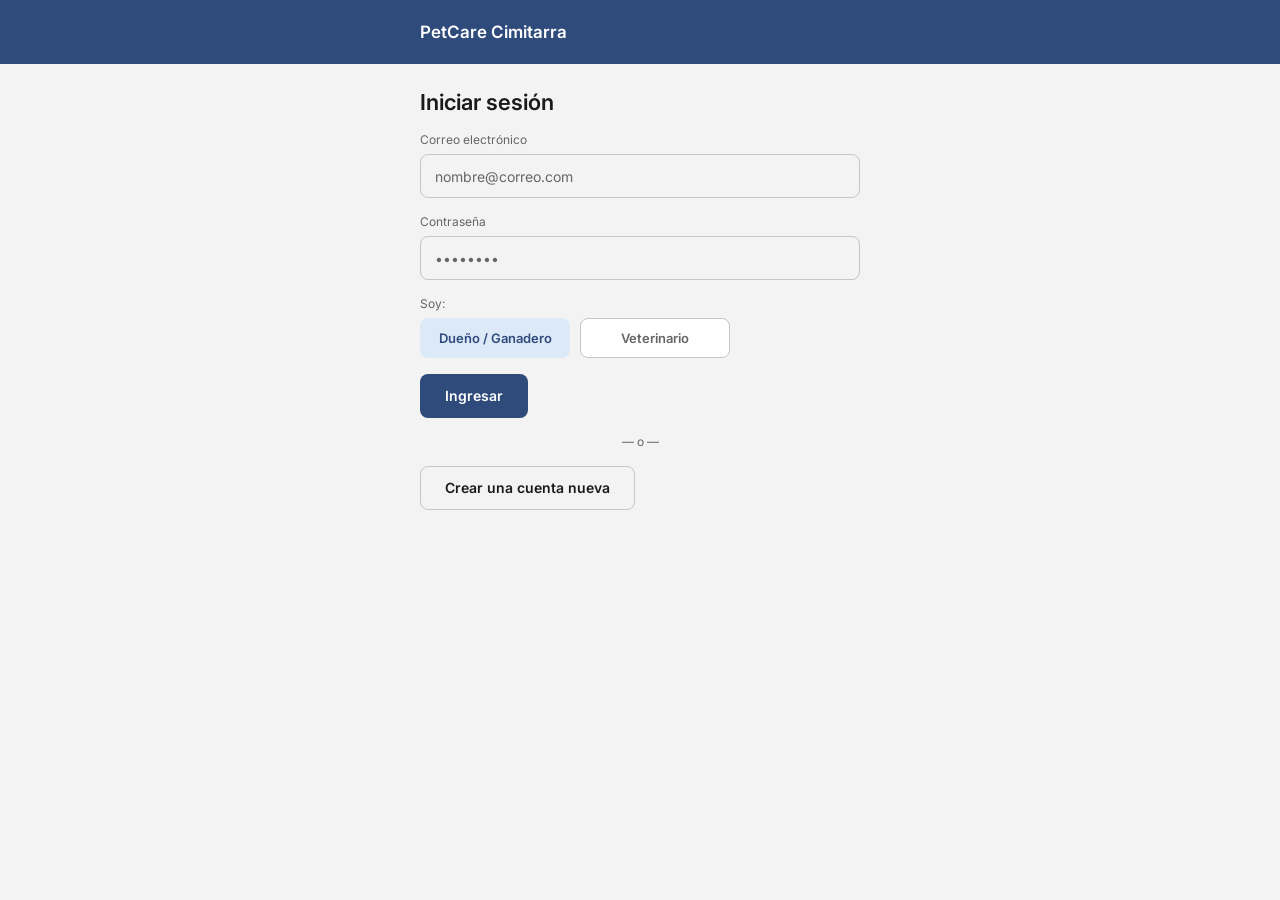
<file: index.html>
<!DOCTYPE html>
<html lang="es">
<head>
  <meta charset="utf-8">
  <meta name="viewport" content="width=device-width, initial-scale=1">
  <meta name="theme-color" content="#2F4B7C">
  <meta name="description" content="Ingresa a PetCare Cimitarra para publicar solicitudes de atención veterinaria y consultar el historial de tus animales.">
  <title>Iniciar sesión · PetCare Cimitarra</title>
  <link rel="preconnect" href="https://fonts.googleapis.com">
  <link rel="preconnect" href="https://fonts.gstatic.com" crossorigin>
  <link rel="stylesheet" href="https://fonts.googleapis.com/css2?family=Inter:wght@400;600;700&amp;display=swap">
  <link rel="stylesheet" href="css/styles.css">
</head>
<body>
  <a class="skip-link" href="#contenido">Saltar al contenido</a>

  <header class="navbar">
    <div class="navbar__inner">
      <h1 class="navbar__title">PetCare Cimitarra</h1>
    </div>
  </header>

  <main id="contenido" class="container">
    <form class="form" action="panel.html" method="get" data-role-form novalidate>
      <h2 class="title-h2">Iniciar sesión</h2>

      <div class="field">
        <label class="field__label" for="correo">Correo electrónico</label>
        <input class="input" id="correo" type="email" placeholder="nombre@correo.com" autocomplete="email" inputmode="email">
      </div>

      <div class="field">
        <label class="field__label" for="clave">Contraseña</label>
        <input class="input" id="clave" type="password" placeholder="••••••••" autocomplete="current-password">
      </div>

      <fieldset class="field">
        <legend class="field__label">Soy:</legend>
        <div class="chips">
          <label class="chip">
            <input class="chip__input" type="radio" name="rol" value="dueno" checked>
            <span class="chip__label">Dueño / Ganadero</span>
          </label>
          <label class="chip">
            <input class="chip__input" type="radio" name="rol" value="veterinario">
            <span class="chip__label">Veterinario</span>
          </label>
        </div>
      </fieldset>

      <div><button class="btn btn--primary" type="submit">Ingresar</button></div>

      <p class="divider" aria-hidden="true">— o —</p>

      <div><a class="btn btn--secondary" href="registro.html">Crear una cuenta nueva</a></div>
    </form>
  </main>

  <script src="js/role-redirect.js" defer></script>
</body>
</html>
</file>
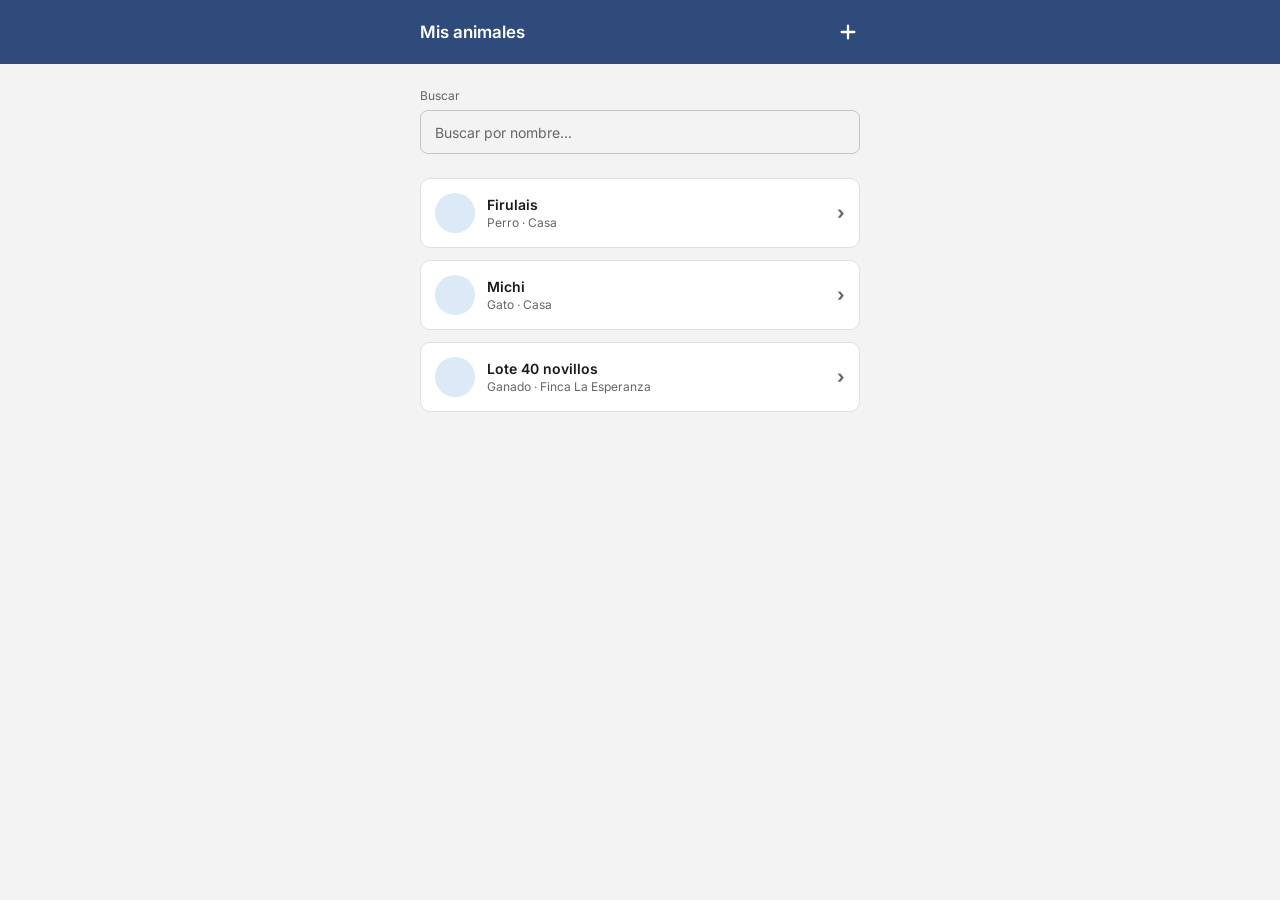
<file: animales.html>
<!DOCTYPE html>
<html lang="es">
<head>
  <meta charset="utf-8">
  <meta name="viewport" content="width=device-width, initial-scale=1">
  <meta name="theme-color" content="#2F4B7C">
  <meta name="description" content="Consulta y busca tus mascotas y lotes de ganado registrados.">
  <title>Mis animales · PetCare Cimitarra</title>
  <link rel="preconnect" href="https://fonts.googleapis.com">
  <link rel="preconnect" href="https://fonts.gstatic.com" crossorigin>
  <link rel="stylesheet" href="https://fonts.googleapis.com/css2?family=Inter:wght@400;600;700&amp;display=swap">
  <link rel="stylesheet" href="css/styles.css">
</head>
<body>
  <a class="skip-link" href="#contenido">Saltar al contenido</a>

  <header class="navbar">
    <div class="navbar__inner">
      <h1 class="navbar__title">Mis animales</h1>
      <button class="navbar__action" type="button" aria-label="Agregar animal"><svg width="22" height="22" viewBox="0 0 24 24" fill="none" stroke="currentColor" stroke-width="2.5" stroke-linecap="round" aria-hidden="true"><path d="M12 5v14M5 12h14"/></svg></button>
    </div>
  </header>

  <main id="contenido" class="container">
    <div class="stack stack--lg">
      <form class="field" role="search" action="animales.html" method="get">
        <label class="field__label" for="buscar">Buscar</label>
        <input class="input" id="buscar" name="q" type="search" placeholder="Buscar por nombre..." autocomplete="off">
        <button class="sr-only" type="submit">Buscar</button>
      </form>

      <ul class="card-list">
        <li>
          <a class="card card--link" href="historial.html">
            <span class="avatar avatar--sm" aria-hidden="true"></span>
            <span class="animal__info">
              <span class="animal__name">Firulais</span>
              <span class="animal__meta">Perro · Casa</span>
            </span>
            <span class="chevron" aria-hidden="true">›</span>
          </a>
        </li>
        <li>
          <a class="card card--link" href="historial.html">
            <span class="avatar avatar--sm" aria-hidden="true"></span>
            <span class="animal__info">
              <span class="animal__name">Michi</span>
              <span class="animal__meta">Gato · Casa</span>
            </span>
            <span class="chevron" aria-hidden="true">›</span>
          </a>
        </li>
        <li>
          <a class="card card--link" href="historial.html">
            <span class="avatar avatar--sm" aria-hidden="true"></span>
            <span class="animal__info">
              <span class="animal__name">Lote 40 novillos</span>
              <span class="animal__meta">Ganado · Finca La Esperanza</span>
            </span>
            <span class="chevron" aria-hidden="true">›</span>
          </a>
        </li>
      </ul>
    </div>
  </main>
</body>
</html>
</file>
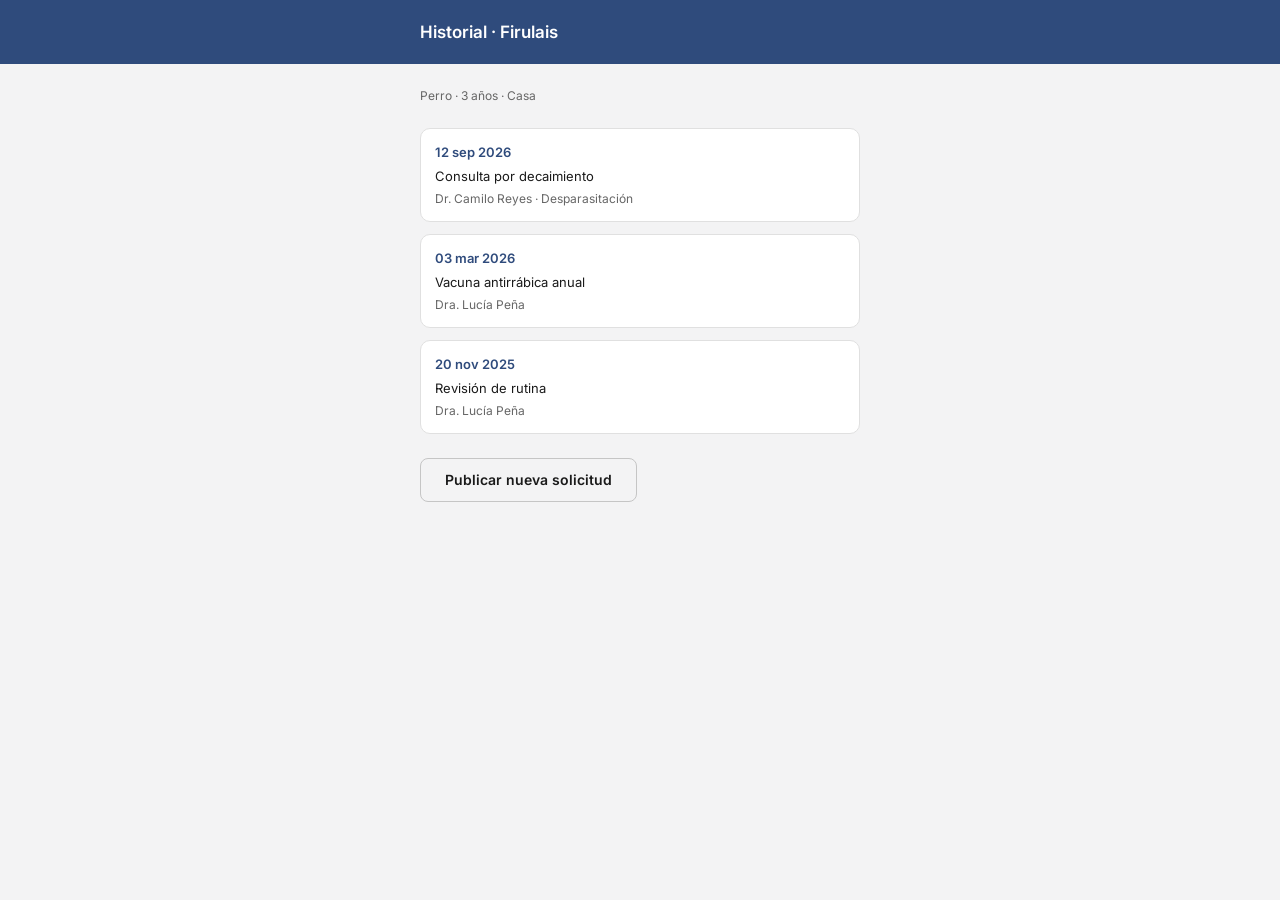
<file: historial.html>
<!DOCTYPE html>
<html lang="es">
<head>
  <meta charset="utf-8">
  <meta name="viewport" content="width=device-width, initial-scale=1">
  <meta name="theme-color" content="#2F4B7C">
  <meta name="description" content="Atenciones veterinarias registradas para tu animal, de la más reciente a la más antigua.">
  <title>Historial del animal · PetCare Cimitarra</title>
  <link rel="preconnect" href="https://fonts.googleapis.com">
  <link rel="preconnect" href="https://fonts.gstatic.com" crossorigin>
  <link rel="stylesheet" href="https://fonts.googleapis.com/css2?family=Inter:wght@400;600;700&amp;display=swap">
  <link rel="stylesheet" href="css/styles.css">
</head>
<body>
  <a class="skip-link" href="#contenido">Saltar al contenido</a>

  <header class="navbar">
    <div class="navbar__inner">
      <h1 class="navbar__title">Historial · Firulais</h1>
    </div>
  </header>

  <main id="contenido" class="container">
    <div class="stack stack--lg">
      <p class="caption">Perro · 3 años · Casa</p>

      <ol class="card-list">
        <li class="card card--stack">
          <time class="card__date" datetime="2026-09-12">12 sep 2026</time>
          <p class="card__text">Consulta por decaimiento</p>
          <p class="card__meta">Dr. Camilo Reyes · Desparasitación</p>
        </li>
        <li class="card card--stack">
          <time class="card__date" datetime="2026-03-03">03 mar 2026</time>
          <p class="card__text">Vacuna antirrábica anual</p>
          <p class="card__meta">Dra. Lucía Peña</p>
        </li>
        <li class="card card--stack">
          <time class="card__date" datetime="2025-11-20">20 nov 2025</time>
          <p class="card__text">Revisión de rutina</p>
          <p class="card__meta">Dra. Lucía Peña</p>
        </li>
      </ol>

      <div><a class="btn btn--secondary" href="nueva-solicitud.html">Publicar nueva solicitud</a></div>
    </div>
  </main>
</body>
</html>
</file>
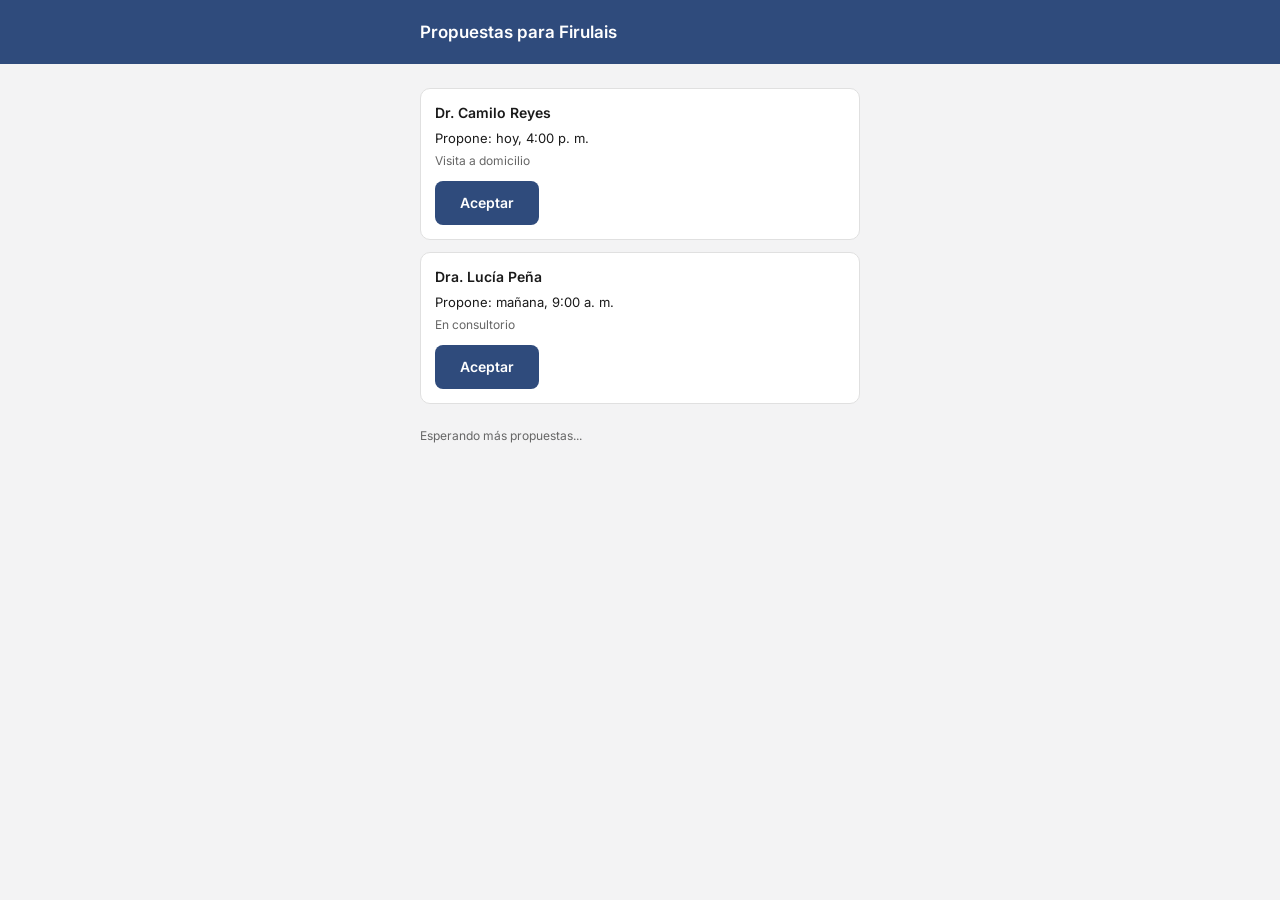
<file: mis-solicitudes.html>
<!DOCTYPE html>
<html lang="es">
<head>
  <meta charset="utf-8">
  <meta name="viewport" content="width=device-width, initial-scale=1">
  <meta name="theme-color" content="#2F4B7C">
  <meta name="description" content="Revisa las propuestas de los veterinarios para la solicitud de tu animal y acepta la que más te convenga.">
  <title>Propuestas recibidas · PetCare Cimitarra</title>
  <link rel="preconnect" href="https://fonts.googleapis.com">
  <link rel="preconnect" href="https://fonts.gstatic.com" crossorigin>
  <link rel="stylesheet" href="https://fonts.googleapis.com/css2?family=Inter:wght@400;600;700&amp;display=swap">
  <link rel="stylesheet" href="css/styles.css">
</head>
<body>
  <a class="skip-link" href="#contenido">Saltar al contenido</a>

  <header class="navbar">
    <div class="navbar__inner">
      <h1 class="navbar__title">Propuestas para Firulais</h1>
    </div>
  </header>

  <main id="contenido" class="container">
    <div class="stack stack--lg">
      <ul class="card-list">
        <li>
          <article class="card card--stack">
            <h2 class="card__title">Dr. Camilo Reyes</h2>
            <p class="card__text">Propone: hoy, 4:00 p. m.</p>
            <p class="card__meta">Visita a domicilio</p>
            <a class="btn btn--primary" href="historial.html" aria-label="Aceptar la propuesta de Dr. Camilo Reyes">Aceptar</a>
          </article>
        </li>
        <li>
          <article class="card card--stack">
            <h2 class="card__title">Dra. Lucía Peña</h2>
            <p class="card__text">Propone: mañana, 9:00 a. m.</p>
            <p class="card__meta">En consultorio</p>
            <a class="btn btn--primary" href="historial.html" aria-label="Aceptar la propuesta de Dra. Lucía Peña">Aceptar</a>
          </article>
        </li>
      </ul>
      <p class="caption">Esperando más propuestas...</p>
    </div>
  </main>
</body>
</html>
</file>
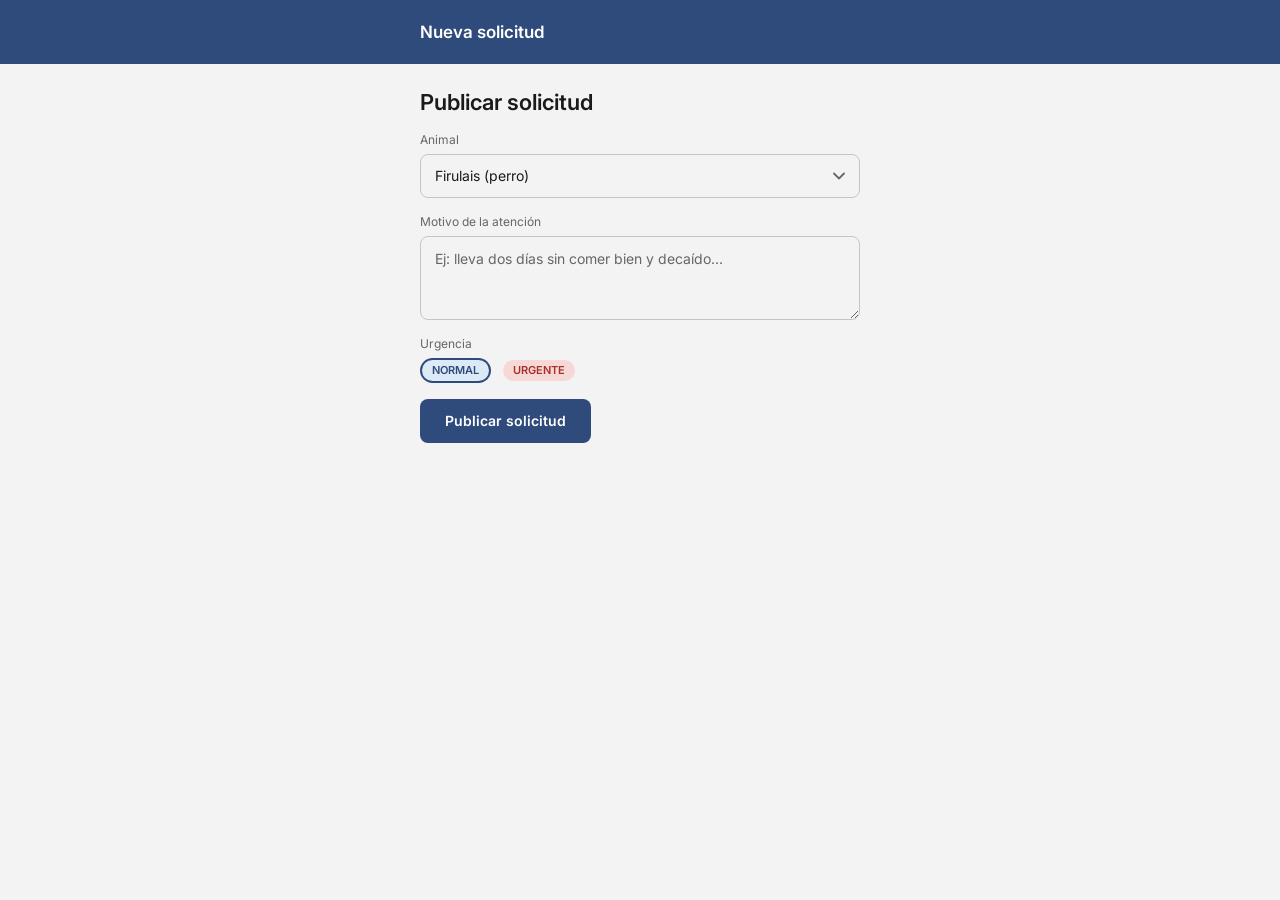
<file: nueva-solicitud.html>
<!DOCTYPE html>
<html lang="es">
<head>
  <meta charset="utf-8">
  <meta name="viewport" content="width=device-width, initial-scale=1">
  <meta name="theme-color" content="#2F4B7C">
  <meta name="description" content="Publica la situación de tu animal para que los veterinarios te propongan una fecha de atención.">
  <title>Nueva solicitud · PetCare Cimitarra</title>
  <link rel="preconnect" href="https://fonts.googleapis.com">
  <link rel="preconnect" href="https://fonts.gstatic.com" crossorigin>
  <link rel="stylesheet" href="https://fonts.googleapis.com/css2?family=Inter:wght@400;600;700&amp;display=swap">
  <link rel="stylesheet" href="css/styles.css">
</head>
<body>
  <a class="skip-link" href="#contenido">Saltar al contenido</a>

  <header class="navbar">
    <div class="navbar__inner">
      <h1 class="navbar__title">Nueva solicitud</h1>
    </div>
  </header>

  <main id="contenido" class="container">
    <form class="form" action="mis-solicitudes.html" method="get">
      <h2 class="title-h2">Publicar solicitud</h2>

      <div class="field">
        <label class="field__label" for="animal">Animal</label>
        <select class="input" id="animal" name="animal">
          <option>Firulais (perro)</option>
          <option>Michi (gato)</option>
          <option>Lote 40 novillos (ganado)</option>
        </select>
      </div>

      <div class="field">
        <label class="field__label" for="motivo">Motivo de la atención</label>
        <textarea class="input" id="motivo" name="motivo" rows="2" placeholder="Ej: lleva dos días sin comer bien y decaído..."></textarea>
      </div>

      <fieldset class="field">
        <legend class="field__label">Urgencia</legend>
        <div class="chips">
          <label class="tag-option">
            <input class="tag-option__input" type="radio" name="urgencia" value="normal" checked>
            <span class="tag tag--normal">Normal</span>
          </label>
          <label class="tag-option">
            <input class="tag-option__input" type="radio" name="urgencia" value="urgente">
            <span class="tag tag--urgent">Urgente</span>
          </label>
        </div>
      </fieldset>

      <div><button class="btn btn--primary" type="submit">Publicar solicitud</button></div>
    </form>
  </main>
</body>
</html>
</file>
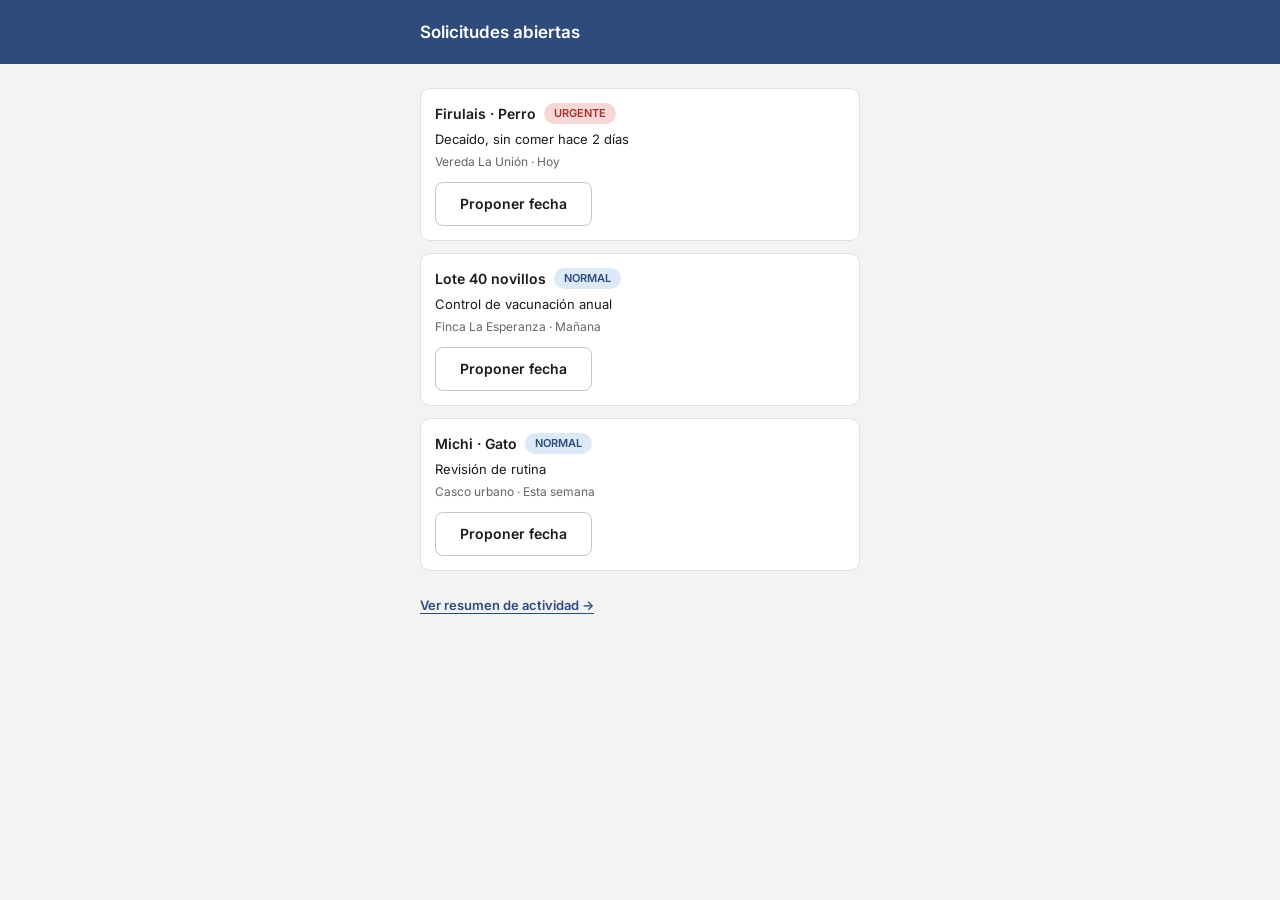
<file: panel-veterinario.html>
<!DOCTYPE html>
<html lang="es">
<head>
  <meta charset="utf-8">
  <meta name="viewport" content="width=device-width, initial-scale=1">
  <meta name="theme-color" content="#2F4B7C">
  <meta name="description" content="Solicitudes de atención publicadas por dueños y ganaderos de Cimitarra, a la espera de una propuesta de fecha.">
  <title>Solicitudes abiertas · PetCare Cimitarra</title>
  <link rel="preconnect" href="https://fonts.googleapis.com">
  <link rel="preconnect" href="https://fonts.gstatic.com" crossorigin>
  <link rel="stylesheet" href="https://fonts.googleapis.com/css2?family=Inter:wght@400;600;700&amp;display=swap">
  <link rel="stylesheet" href="css/styles.css">
</head>
<body>
  <a class="skip-link" href="#contenido">Saltar al contenido</a>

  <header class="navbar">
    <div class="navbar__inner">
      <h1 class="navbar__title">Solicitudes abiertas</h1>
    </div>
  </header>

  <main id="contenido" class="container">
    <div class="stack stack--lg">
      <ul class="card-list">
        <li>
          <article class="card card--stack">
            <div class="card__head">
              <h2 class="card__title">Firulais · Perro</h2>
              <span class="tag tag--urgent">Urgente</span>
            </div>
            <p class="card__text">Decaído, sin comer hace 2 días</p>
            <p class="card__meta">Vereda La Unión · Hoy</p>
            <button class="btn btn--secondary" type="button" aria-label="Proponer fecha para Firulais">Proponer fecha</button>
          </article>
        </li>
        <li>
          <article class="card card--stack">
            <div class="card__head">
              <h2 class="card__title">Lote 40 novillos</h2>
              <span class="tag tag--normal">Normal</span>
            </div>
            <p class="card__text">Control de vacunación anual</p>
            <p class="card__meta">Finca La Esperanza · Mañana</p>
            <button class="btn btn--secondary" type="button" aria-label="Proponer fecha para el lote de 40 novillos">Proponer fecha</button>
          </article>
        </li>
        <li>
          <article class="card card--stack">
            <div class="card__head">
              <h2 class="card__title">Michi · Gato</h2>
              <span class="tag tag--normal">Normal</span>
            </div>
            <p class="card__text">Revisión de rutina</p>
            <p class="card__meta">Casco urbano · Esta semana</p>
            <button class="btn btn--secondary" type="button" aria-label="Proponer fecha para Michi">Proponer fecha</button>
          </article>
        </li>
      </ul>

      <p><a class="link" href="reportes.html">Ver resumen de actividad →</a></p>
    </div>
  </main>
</body>
</html>
</file>
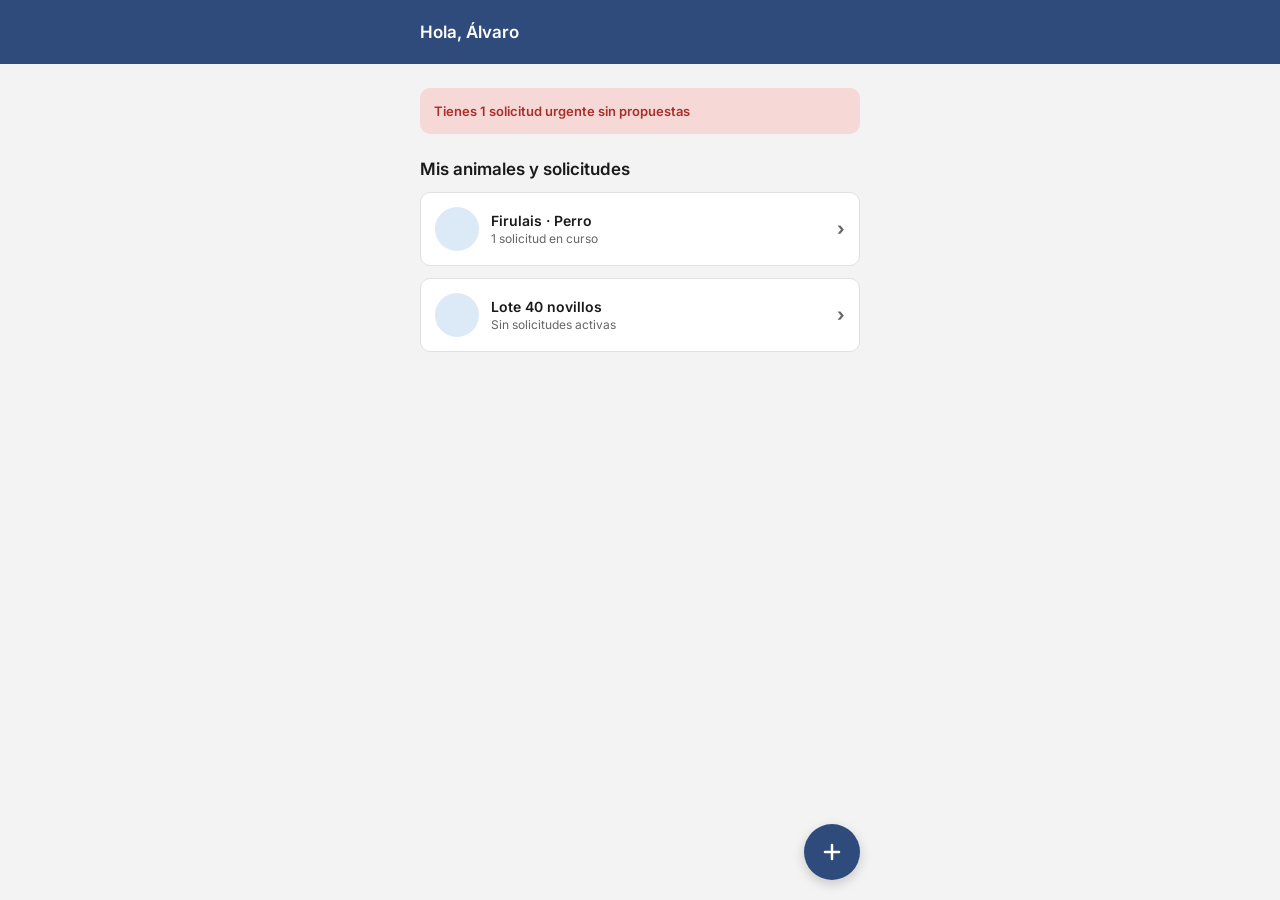
<file: panel.html>
<!DOCTYPE html>
<html lang="es">
<head>
  <meta charset="utf-8">
  <meta name="viewport" content="width=device-width, initial-scale=1">
  <meta name="theme-color" content="#2F4B7C">
  <meta name="description" content="Resumen de tus animales y de tus solicitudes de atención veterinaria.">
  <title>Panel principal · PetCare Cimitarra</title>
  <link rel="preconnect" href="https://fonts.googleapis.com">
  <link rel="preconnect" href="https://fonts.gstatic.com" crossorigin>
  <link rel="stylesheet" href="https://fonts.googleapis.com/css2?family=Inter:wght@400;600;700&amp;display=swap">
  <link rel="stylesheet" href="css/styles.css">
</head>
<body>
  <a class="skip-link" href="#contenido">Saltar al contenido</a>

  <header class="navbar">
    <div class="navbar__inner">
      <h1 class="navbar__title">Hola, Álvaro</h1>
    </div>
  </header>

  <main id="contenido" class="container container--fab">
    <div class="stack stack--lg">
      <a class="alert alert--urgent" href="mis-solicitudes.html">Tienes 1 solicitud urgente sin propuestas</a>

      <section class="stack stack--sm" aria-labelledby="titulo-animales">
        <h2 class="title-h3" id="titulo-animales">Mis animales y solicitudes</h2>
        <ul class="card-list">
          <li>
            <a class="card card--link" href="historial.html">
              <span class="avatar" aria-hidden="true"></span>
              <span class="animal__info">
                <span class="animal__name">Firulais · Perro</span>
                <span class="animal__meta">1 solicitud en curso</span>
              </span>
              <span class="chevron" aria-hidden="true">›</span>
            </a>
          </li>
          <li>
            <a class="card card--link" href="animales.html">
              <span class="avatar" aria-hidden="true"></span>
              <span class="animal__info">
                <span class="animal__name">Lote 40 novillos</span>
                <span class="animal__meta">Sin solicitudes activas</span>
              </span>
              <span class="chevron" aria-hidden="true">›</span>
            </a>
          </li>
        </ul>
      </section>
    </div>
  </main>

  <a class="fab" href="nueva-solicitud.html" aria-label="Nueva solicitud"><svg width="24" height="24" viewBox="0 0 24 24" fill="none" stroke="currentColor" stroke-width="2.5" stroke-linecap="round" aria-hidden="true"><path d="M12 5v14M5 12h14"/></svg></a>
</body>
</html>
</file>
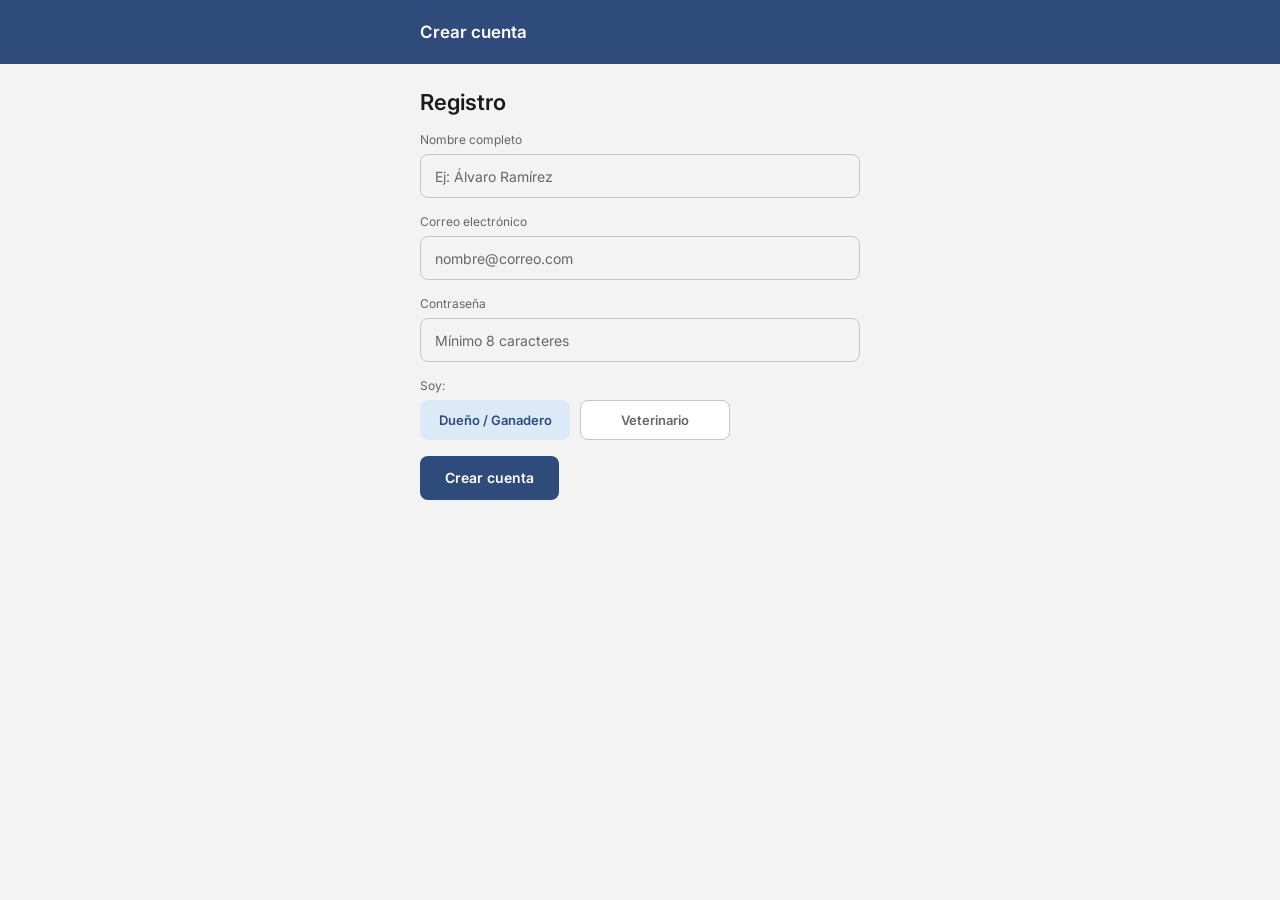
<file: registro.html>
<!DOCTYPE html>
<html lang="es">
<head>
  <meta charset="utf-8">
  <meta name="viewport" content="width=device-width, initial-scale=1">
  <meta name="theme-color" content="#2F4B7C">
  <meta name="description" content="Crea tu cuenta en PetCare Cimitarra como dueño o ganadero, o como veterinario.">
  <title>Crear cuenta · PetCare Cimitarra</title>
  <link rel="preconnect" href="https://fonts.googleapis.com">
  <link rel="preconnect" href="https://fonts.gstatic.com" crossorigin>
  <link rel="stylesheet" href="https://fonts.googleapis.com/css2?family=Inter:wght@400;600;700&amp;display=swap">
  <link rel="stylesheet" href="css/styles.css">
</head>
<body>
  <a class="skip-link" href="#contenido">Saltar al contenido</a>

  <header class="navbar">
    <div class="navbar__inner">
      <h1 class="navbar__title">Crear cuenta</h1>
    </div>
  </header>

  <main id="contenido" class="container">
    <form class="form" action="panel.html" method="get" data-role-form novalidate>
      <h2 class="title-h2">Registro</h2>

      <div class="field">
        <label class="field__label" for="nombre">Nombre completo</label>
        <input class="input" id="nombre" type="text" placeholder="Ej: Álvaro Ramírez" autocomplete="name">
      </div>

      <div class="field">
        <label class="field__label" for="correo">Correo electrónico</label>
        <input class="input" id="correo" type="email" placeholder="nombre@correo.com" autocomplete="email" inputmode="email">
      </div>

      <div class="field">
        <label class="field__label" for="clave">Contraseña</label>
        <input class="input" id="clave" type="password" placeholder="Mínimo 8 caracteres" autocomplete="new-password">
      </div>

      <fieldset class="field">
        <legend class="field__label">Soy:</legend>
        <div class="chips">
          <label class="chip">
            <input class="chip__input" type="radio" name="rol" value="dueno" checked>
            <span class="chip__label">Dueño / Ganadero</span>
          </label>
          <label class="chip">
            <input class="chip__input" type="radio" name="rol" value="veterinario">
            <span class="chip__label">Veterinario</span>
          </label>
        </div>
      </fieldset>

      <div><button class="btn btn--primary" type="submit">Crear cuenta</button></div>
    </form>
  </main>

  <script src="js/role-redirect.js" defer></script>
</body>
</html>
</file>
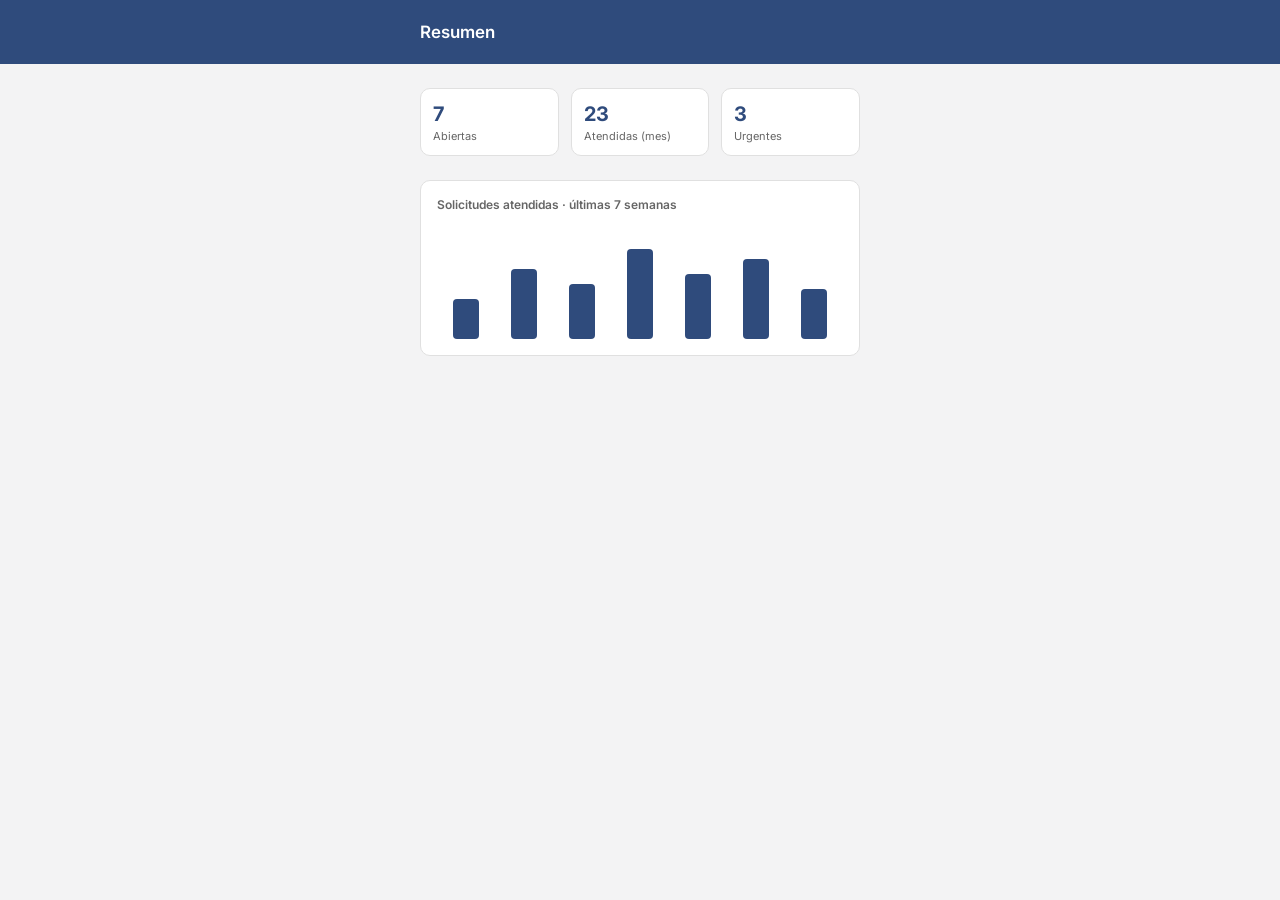
<file: reportes.html>
<!DOCTYPE html>
<html lang="es">
<head>
  <meta charset="utf-8">
  <meta name="viewport" content="width=device-width, initial-scale=1">
  <meta name="theme-color" content="#2F4B7C">
  <meta name="description" content="Indicadores de actividad del veterinario: solicitudes abiertas, atendidas en el mes y urgentes.">
  <title>Resumen · PetCare Cimitarra</title>
  <link rel="preconnect" href="https://fonts.googleapis.com">
  <link rel="preconnect" href="https://fonts.gstatic.com" crossorigin>
  <link rel="stylesheet" href="https://fonts.googleapis.com/css2?family=Inter:wght@400;600;700&amp;display=swap">
  <link rel="stylesheet" href="css/styles.css">
</head>
<body>
  <a class="skip-link" href="#contenido">Saltar al contenido</a>

  <header class="navbar">
    <div class="navbar__inner">
      <h1 class="navbar__title">Resumen</h1>
    </div>
  </header>

  <main id="contenido" class="container">
    <div class="stack stack--lg">
      <dl class="stats">
        <div class="card stat">
          <dt class="stat__label">Abiertas</dt>
          <dd class="stat__value">7</dd>
        </div>
        <div class="card stat">
          <dt class="stat__label">Atendidas (mes)</dt>
          <dd class="stat__value">23</dd>
        </div>
        <div class="card stat">
          <dt class="stat__label">Urgentes</dt>
          <dd class="stat__value">3</dd>
        </div>
      </dl>

      <section class="card chart" aria-labelledby="titulo-grafico">
        <h2 class="chart__title" id="titulo-grafico">Solicitudes atendidas · últimas 7 semanas</h2>
        <div class="chart__bars" role="img" aria-label="Gráfico de barras con las solicitudes atendidas en cada una de las últimas 7 semanas">
          <span class="chart__bar" style="--h: 40px"></span>
          <span class="chart__bar" style="--h: 70px"></span>
          <span class="chart__bar" style="--h: 55px"></span>
          <span class="chart__bar" style="--h: 90px"></span>
          <span class="chart__bar" style="--h: 65px"></span>
          <span class="chart__bar" style="--h: 80px"></span>
          <span class="chart__bar" style="--h: 50px"></span>
        </div>
      </section>
    </div>
  </main>
</body>
</html>
</file>
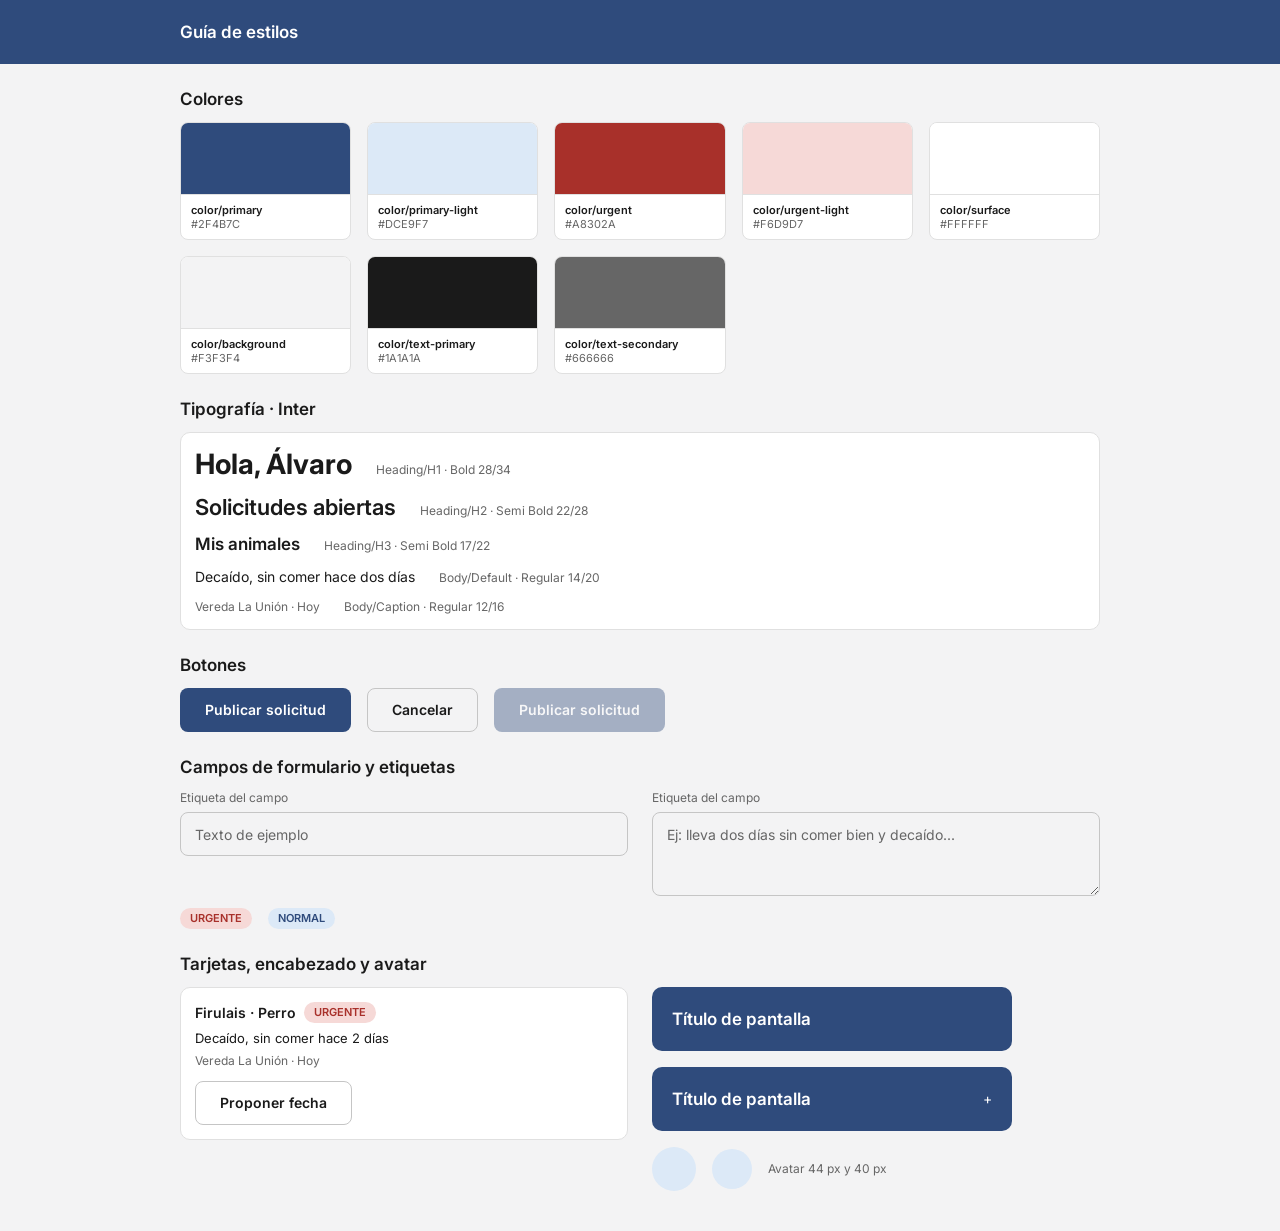
<file: ui-kit.html>
<!DOCTYPE html>
<html lang="es">
<head>
  <meta charset="utf-8">
  <meta name="viewport" content="width=device-width, initial-scale=1">
  <meta name="theme-color" content="#2F4B7C">
  <meta name="description" content="Guía de estilos de PetCare Cimitarra: colores, tipografía y componentes implementados en CSS a partir del UI Kit de Figma.">
  <title>Guía de estilos · PetCare Cimitarra</title>
  <link rel="preconnect" href="https://fonts.googleapis.com">
  <link rel="preconnect" href="https://fonts.gstatic.com" crossorigin>
  <link rel="stylesheet" href="https://fonts.googleapis.com/css2?family=Inter:wght@400;600;700&amp;display=swap">
  <link rel="stylesheet" href="css/styles.css">
</head>
<body>
  <a class="skip-link" href="#contenido">Saltar al contenido</a>

  <header class="navbar navbar--wide">
    <div class="navbar__inner">
      <h1 class="navbar__title">Guía de estilos</h1>
    </div>
  </header>

  <main id="contenido" class="container container--wide">
    <div class="stack stack--lg">
      <section class="stack stack--sm" aria-labelledby="k-colores">
        <h2 class="title-h3" id="k-colores">Colores</h2>
        <ul class="kit-swatches">
          <li class="kit-swatch">
            <span class="kit-swatch__color" style="background: var(--color-primary)"></span>
            <span class="kit-swatch__name">color/primary</span>
            <span class="kit-swatch__hex">#2F4B7C</span>
          </li>
          <li class="kit-swatch">
            <span class="kit-swatch__color" style="background: var(--color-primary-light)"></span>
            <span class="kit-swatch__name">color/primary-light</span>
            <span class="kit-swatch__hex">#DCE9F7</span>
          </li>
          <li class="kit-swatch">
            <span class="kit-swatch__color" style="background: var(--color-urgent)"></span>
            <span class="kit-swatch__name">color/urgent</span>
            <span class="kit-swatch__hex">#A8302A</span>
          </li>
          <li class="kit-swatch">
            <span class="kit-swatch__color" style="background: var(--color-urgent-light)"></span>
            <span class="kit-swatch__name">color/urgent-light</span>
            <span class="kit-swatch__hex">#F6D9D7</span>
          </li>
          <li class="kit-swatch">
            <span class="kit-swatch__color" style="background: var(--color-surface)"></span>
            <span class="kit-swatch__name">color/surface</span>
            <span class="kit-swatch__hex">#FFFFFF</span>
          </li>
          <li class="kit-swatch">
            <span class="kit-swatch__color" style="background: var(--color-background)"></span>
            <span class="kit-swatch__name">color/background</span>
            <span class="kit-swatch__hex">#F3F3F4</span>
          </li>
          <li class="kit-swatch">
            <span class="kit-swatch__color" style="background: var(--color-text-primary)"></span>
            <span class="kit-swatch__name">color/text-primary</span>
            <span class="kit-swatch__hex">#1A1A1A</span>
          </li>
          <li class="kit-swatch">
            <span class="kit-swatch__color" style="background: var(--color-text-secondary)"></span>
            <span class="kit-swatch__name">color/text-secondary</span>
            <span class="kit-swatch__hex">#666666</span>
          </li>
        </ul>
      </section>

      <section class="stack stack--sm" aria-labelledby="k-tipografia">
        <h2 class="title-h3" id="k-tipografia">Tipografía · Inter</h2>
        <div class="card stack stack--sm">
          <p class="kit-spec"><span class="title-h1">Hola, Álvaro</span><span class="caption">Heading/H1 · Bold 28/34</span></p>
          <p class="kit-spec"><span class="title-h2">Solicitudes abiertas</span><span class="caption">Heading/H2 · Semi Bold 22/28</span></p>
          <p class="kit-spec"><span class="title-h3">Mis animales</span><span class="caption">Heading/H3 · Semi Bold 17/22</span></p>
          <p class="kit-spec"><span>Decaído, sin comer hace dos días</span><span class="caption">Body/Default · Regular 14/20</span></p>
          <p class="kit-spec"><span class="caption">Vereda La Unión · Hoy</span><span class="caption">Body/Caption · Regular 12/16</span></p>
        </div>
      </section>

      <section class="stack stack--sm" aria-labelledby="k-botones">
        <h2 class="title-h3" id="k-botones">Botones</h2>
        <div class="kit-row">
          <button class="btn btn--primary" type="button">Publicar solicitud</button>
          <button class="btn btn--secondary" type="button">Cancelar</button>
          <button class="btn btn--primary" type="button" disabled>Publicar solicitud</button>
        </div>
      </section>

      <section class="stack stack--sm" aria-labelledby="k-campos">
        <h2 class="title-h3" id="k-campos">Campos de formulario y etiquetas</h2>
        <div class="kit-grid">
          <div class="field">
            <label class="field__label" for="k-input">Etiqueta del campo</label>
            <input class="input" id="k-input" type="text" placeholder="Texto de ejemplo">
          </div>
          <div class="field">
            <label class="field__label" for="k-textarea">Etiqueta del campo</label>
            <textarea class="input" id="k-textarea" rows="2" placeholder="Ej: lleva dos días sin comer bien y decaído..."></textarea>
          </div>
        </div>
        <div class="kit-row">
          <span class="tag tag--urgent">Urgente</span>
          <span class="tag tag--normal">Normal</span>
        </div>
      </section>

      <section class="stack stack--sm" aria-labelledby="k-tarjetas">
        <h2 class="title-h3" id="k-tarjetas">Tarjetas, encabezado y avatar</h2>
        <div class="kit-grid">
          <article class="card card--stack">
            <div class="card__head">
              <h3 class="card__title">Firulais · Perro</h3>
              <span class="tag tag--urgent">Urgente</span>
            </div>
            <p class="card__text">Decaído, sin comer hace 2 días</p>
            <p class="card__meta">Vereda La Unión · Hoy</p>
            <button class="btn btn--secondary" type="button">Proponer fecha</button>
          </article>
          <div class="stack">
            <div class="kit-preview">
              <div class="navbar"><div class="navbar__inner"><p class="navbar__title">Título de pantalla</p></div></div>
            </div>
            <div class="kit-preview">
              <div class="navbar"><div class="navbar__inner"><p class="navbar__title">Título de pantalla</p><span aria-hidden="true">+</span></div></div>
            </div>
            <div class="kit-row">
              <span class="avatar" aria-hidden="true"></span>
              <span class="avatar avatar--sm" aria-hidden="true"></span>
              <span class="caption">Avatar 44 px y 40 px</span>
            </div>
          </div>
        </div>
      </section>
    </div>
  </main>
</body>
</html>
</file>
<file: css/styles.css>
/* ==========================================================================
   PetCare Cimitarra · Hoja de estilos
   Los tokens y componentes replican el UI Kit de Figma (página "1. UI Kit").
   Orden: 1 Tokens · 2 Base · 3 Layout · 4 Componentes · 5 Pantallas
   ========================================================================== */


/* 1. TOKENS ---------------------------------------------------------------- */
:root {
  /* Color · variables de Figma "PetCare Tokens" */
  --color-primary: #2F4B7C;
  --color-primary-light: #DCE9F7;
  --color-urgent: #A8302A;
  --color-urgent-light: #F6D9D7;
  --color-surface: #FFFFFF;
  --color-background: #F3F3F4;
  --color-border: #C5C5C5;
  --color-text-primary: #1A1A1A;
  --color-text-secondary: #666666;

  /* Solo web: borde suave de las tarjetas y estado hover del botón primario */
  --color-border-soft: #E0E0E0;
  --color-primary-hover: #263E69;

  /* Tipografía · estilos de texto de Figma (Inter) */
  --font-family: "Inter", system-ui, -apple-system, "Segoe UI", Roboto, "Helvetica Neue", Arial, sans-serif;

  /* Espacio y forma */
  --space-md: 16px;
  --space-lg: 24px;
  --radius-sm: 8px;
  --radius-md: 10px;
  --layout-max: 480px;
  --gutter: 20px;
}


/* 2. BASE ------------------------------------------------------------------ */
*,
*::before,
*::after {
  box-sizing: border-box;
}

html {
  -webkit-text-size-adjust: 100%;
  text-size-adjust: 100%;
}

body {
  margin: 0;
  min-height: 100vh;
  background: var(--color-background);
  color: var(--color-text-primary);
  font-family: var(--font-family);
  font-size: 14px;
  line-height: 20px;
}

h1, h2, h3, p, ul, ol, dl, dd, figure {
  margin: 0;
}

ul, ol {
  padding: 0;
  list-style: none;
}

fieldset {
  min-width: 0;
  margin: 0;
  padding: 0;
  border: 0;
}

legend {
  padding: 0;
}

a {
  color: inherit;
  text-decoration: none;
}

:focus-visible {
  outline: 2px solid var(--color-primary);
  outline-offset: 2px;
}

.sr-only {
  position: absolute;
  width: 1px;
  height: 1px;
  margin: -1px;
  padding: 0;
  overflow: hidden;
  clip: rect(0, 0, 0, 0);
  white-space: nowrap;
  border: 0;
}

.skip-link {
  position: absolute;
  top: 8px;
  left: 8px;
  z-index: 20;
  padding: 8px 12px;
  border-radius: var(--radius-sm);
  background: var(--color-surface);
  color: var(--color-primary);
  font-weight: 600;
  transform: translateY(-200%);
}

.skip-link:focus {
  transform: translateY(0);
}

/* Estilos de texto de Figma: Heading/H1, H2, H3 y Body/Caption */
.title-h1 {
  font-size: 28px;
  line-height: 34px;
  font-weight: 700;
}

.title-h2 {
  font-size: 22px;
  line-height: 28px;
  font-weight: 600;
}

.title-h3 {
  font-size: 17px;
  line-height: 22px;
  font-weight: 600;
}

.caption {
  font-size: 12px;
  line-height: 16px;
  color: var(--color-text-secondary);
}


/* 3. LAYOUT ---------------------------------------------------------------- */
.container {
  max-width: var(--layout-max);
  margin: 0 auto;
  padding: var(--space-lg) var(--gutter) 40px;
}

.container--fab {
  padding-bottom: 96px;
}

.stack {
  display: flex;
  flex-direction: column;
  gap: var(--space-md);
}

.stack--sm {
  gap: 12px;
}

.stack--lg {
  gap: var(--space-lg);
}

.card-list {
  display: flex;
  flex-direction: column;
  gap: 12px;
}

.form {
  display: flex;
  flex-direction: column;
  gap: var(--space-md);
}


/* 4. COMPONENTES ----------------------------------------------------------- */

/* Header/Navbar (variantes: solo título · con acción) */
.navbar {
  background: var(--color-primary);
  color: var(--color-surface);
}

.navbar__inner {
  display: flex;
  align-items: center;
  justify-content: space-between;
  gap: var(--space-md);
  max-width: var(--layout-max);
  min-height: 64px;
  margin: 0 auto;
  padding: 0 var(--gutter);
}

.navbar__title {
  font-size: 17px;
  line-height: 22px;
  font-weight: 600;
}

.navbar__action {
  display: grid;
  place-items: center;
  width: 44px;
  height: 44px;
  margin-right: -10px;
  padding: 0;
  border: 0;
  border-radius: var(--radius-sm);
  background: transparent;
  color: inherit;
  cursor: pointer;
  transition: background-color 0.15s;
}

.navbar__action:hover {
  background: rgba(255, 255, 255, 0.14);
}

.navbar :focus-visible {
  outline-color: var(--color-surface);
}

/* Button (variantes: primario · secundario · deshabilitado) */
.btn {
  display: inline-flex;
  align-items: center;
  justify-content: center;
  min-height: 44px;
  padding: 11px 24px;
  border: 1.5px solid transparent;
  border-radius: var(--radius-sm);
  font: 600 14px/18px var(--font-family);
  text-align: center;
  cursor: pointer;
  transition: background-color 0.15s, border-color 0.15s;
}

.btn--primary {
  background: var(--color-primary);
  color: var(--color-surface);
}

.btn--primary:hover {
  background: var(--color-primary-hover);
}

.btn--secondary {
  border-color: var(--color-border);
  background: transparent;
  color: var(--color-text-primary);
}

.btn--secondary:hover {
  background: var(--color-surface);
}

.btn:disabled,
.btn[aria-disabled="true"] {
  opacity: 0.4;
  cursor: not-allowed;
  pointer-events: none;
}

/* Input field · Textarea */
.field {
  display: flex;
  flex-direction: column;
  gap: 6px;
}

.field__label {
  font-size: 12px;
  line-height: 16px;
  color: var(--color-text-secondary);
}

/* La leyenda de un fieldset no participa del gap del contenedor flex */
legend.field__label {
  margin-bottom: 6px;
}

.input {
  width: 100%;
  height: 44px;
  padding: 0 14px;
  border: 1px solid var(--color-border);
  border-radius: var(--radius-sm);
  background: var(--color-background);
  color: var(--color-text-primary);
  font: inherit;
}

.input::placeholder {
  color: var(--color-text-secondary);
  opacity: 1;
}

.input:focus-visible {
  border-color: var(--color-primary);
  outline-offset: 0;
}

textarea.input {
  height: auto;
  min-height: 84px;
  padding: 12px 14px;
  resize: vertical;
}

select.input {
  padding-right: 40px;
  background-image: url("data:image/svg+xml,%3Csvg xmlns='http://www.w3.org/2000/svg' width='12' height='8' viewBox='0 0 12 8' fill='none' stroke='%23666666' stroke-width='1.8' stroke-linecap='round' stroke-linejoin='round'%3E%3Cpath d='M1 1.5l5 5 5-5'/%3E%3C/svg%3E");
  background-repeat: no-repeat;
  background-position: right 14px center;
  background-size: 12px 8px;
  -webkit-appearance: none;
  appearance: none;
}

.input[type="search"] {
  -webkit-appearance: none;
  appearance: none;
}

/* Selector de rol (opciones tipo chip, con radio nativo) */
.chips {
  display: flex;
  flex-wrap: wrap;
  gap: 10px;
}

.chip {
  position: relative;
  display: inline-flex;
}

.chip__input,
.tag-option__input {
  position: absolute;
  inset: 0;
  margin: 0;
  opacity: 0;
  cursor: pointer;
}

.chip__label {
  display: inline-flex;
  align-items: center;
  justify-content: center;
  min-width: 150px;
  height: 40px;
  padding: 0 16px;
  border: 1px solid var(--color-border);
  border-radius: var(--radius-sm);
  background: var(--color-surface);
  color: var(--color-text-secondary);
  font: 600 13px/16px var(--font-family);
}

.chip__input:checked + .chip__label {
  border-color: var(--color-primary-light);
  background: var(--color-primary-light);
  color: var(--color-primary);
}

.chip__input:focus-visible + .chip__label,
.tag-option__input:focus-visible + .tag {
  outline: 2px solid var(--color-primary);
  outline-offset: 2px;
}

/* Tag/Urgencia (variantes: urgente · normal) */
.tag {
  display: inline-flex;
  align-items: center;
  padding: 4px 10px;
  border-radius: 999px;
  font-size: 11px;
  line-height: 13px;
  font-weight: 600;
  text-transform: uppercase;
}

.tag--urgent {
  background: var(--color-urgent-light);
  color: var(--color-urgent);
}

.tag--normal {
  background: var(--color-primary-light);
  color: var(--color-primary);
}

/* Como opción de formulario: mismo aspecto, con área táctil mayor y aro al seleccionar */
.tag-option {
  position: relative;
  display: inline-flex;
  margin: 2px;
}

.tag-option__input {
  inset: -6px;
  width: calc(100% + 12px);
  height: calc(100% + 12px);
}

.tag-option__input:checked + .tag {
  box-shadow: 0 0 0 2px currentColor;
}

/* Card/Solicitud y variantes de lista */
.card {
  padding: 14px;
  border: 1px solid var(--color-border-soft);
  border-radius: var(--radius-md);
  background: var(--color-surface);
}

.card--link {
  display: flex;
  align-items: center;
  gap: 12px;
  transition: border-color 0.15s;
}

.card--link:hover {
  border-color: var(--color-border);
}

.card--stack {
  display: flex;
  flex-direction: column;
  align-items: flex-start;
  gap: 6px;
}

.card__head {
  display: flex;
  flex-wrap: wrap;
  align-items: center;
  gap: 8px;
}

.card__title {
  font-size: 14px;
  line-height: 20px;
  font-weight: 600;
}

.card__text {
  font-size: 13px;
  line-height: 18px;
}

.card__meta {
  font-size: 12px;
  line-height: 16px;
  color: var(--color-text-secondary);
}

.card__date {
  font-size: 13px;
  line-height: 18px;
  font-weight: 600;
  color: var(--color-primary);
}

.card--stack .btn {
  margin-top: 6px;
}

/* Avatar */
.avatar {
  flex: none;
  width: 44px;
  height: 44px;
  border-radius: 50%;
  background: var(--color-primary-light);
}

.avatar--sm {
  width: 40px;
  height: 40px;
}

/* Fila de animal (dentro de una tarjeta enlace) */
.animal__info {
  flex: 1;
  min-width: 0;
}

.animal__name {
  display: block;
  font-size: 14px;
  line-height: 20px;
  font-weight: 600;
}

.animal__meta {
  display: block;
  font-size: 12px;
  line-height: 16px;
  color: var(--color-text-secondary);
}

.chevron {
  flex: none;
  font-size: 18px;
  line-height: 1;
  font-weight: 700;
  color: var(--color-text-secondary);
}

/* Aviso de urgencia */
.alert {
  display: block;
  padding: 14px;
  border-radius: var(--radius-md);
  font-size: 13px;
  line-height: 18px;
  font-weight: 600;
}

.alert--urgent {
  background: var(--color-urgent-light);
  color: var(--color-urgent);
}

a.alert:hover {
  filter: brightness(0.97);
}

/* Botón flotante de acción */
.fab {
  position: fixed;
  right: max(var(--gutter), calc(50vw - 220px));
  bottom: var(--gutter);
  z-index: 10;
  display: grid;
  place-items: center;
  width: 56px;
  height: 56px;
  border-radius: 50%;
  background: var(--color-primary);
  color: var(--color-surface);
  box-shadow: 0 4px 12px rgba(0, 0, 0, 0.18);
  transition: background-color 0.15s;
}

.fab:hover {
  background: var(--color-primary-hover);
}

/* Enlace de texto */
.link {
  color: var(--color-primary);
  font-size: 13px;
  line-height: 18px;
  font-weight: 600;
  text-decoration: underline;
  text-underline-offset: 3px;
}


/* 5. PANTALLAS ------------------------------------------------------------- */

/* Login / Registro */
.divider {
  text-align: center;
  font-size: 12px;
  line-height: 16px;
  color: var(--color-text-secondary);
}

/* Reportes / Resumen */
.stats {
  display: grid;
  grid-template-columns: repeat(3, 1fr);
  gap: 12px;
}

.stat {
  display: flex;
  flex-direction: column-reverse;
  gap: 2px;
  padding: 12px;
}

.stat__value {
  font-size: 20px;
  line-height: 26px;
  font-weight: 700;
  color: var(--color-primary);
}

.stat__label {
  font-size: 11px;
  line-height: 14px;
  color: var(--color-text-secondary);
}

.chart {
  padding: 16px;
}

.chart__title {
  font-size: 12px;
  line-height: 16px;
  font-weight: 600;
  color: var(--color-text-secondary);
}

.chart__bars {
  display: grid;
  grid-template-columns: repeat(7, 1fr);
  align-items: end;
  height: 110px;
  margin-top: var(--space-md);
}

.chart__bar {
  justify-self: center;
  width: 26px;
  height: var(--h);
  border-radius: 4px;
  background: var(--color-primary);
}


/* Guía de estilos (ui-kit.html) */
.container--wide {
  max-width: 960px;
}

.navbar--wide .navbar__inner {
  max-width: 960px;
}

.kit-swatches {
  display: grid;
  grid-template-columns: repeat(auto-fill, minmax(150px, 1fr));
  gap: var(--space-md);
}

.kit-swatch {
  display: flex;
  flex-direction: column;
  overflow: hidden;
  border: 1px solid var(--color-border-soft);
  border-radius: var(--radius-sm);
  background: var(--color-surface);
}

.kit-swatch__color {
  height: 72px;
  border-bottom: 1px solid var(--color-border-soft);
}

.kit-swatch__name {
  padding: 8px 10px 0;
  font-size: 11px;
  line-height: 14px;
  font-weight: 600;
}

.kit-swatch__hex {
  padding: 0 10px 8px;
  font-size: 11px;
  line-height: 14px;
  color: var(--color-text-secondary);
}

.kit-spec {
  display: flex;
  flex-wrap: wrap;
  align-items: baseline;
  gap: 4px 24px;
}

.kit-row {
  display: flex;
  flex-wrap: wrap;
  align-items: center;
  gap: var(--space-md);
}

.kit-grid {
  display: grid;
  grid-template-columns: repeat(auto-fit, minmax(280px, 1fr));
  gap: var(--space-lg);
  align-items: start;
}

.kit-preview {
  overflow: hidden;
  max-width: 360px;
  border-radius: var(--radius-md);
}


/* Accesibilidad: respetar la preferencia de menos movimiento */
@media (prefers-reduced-motion: reduce) {
  *,
  *::before,
  *::after {
    transition: none !important;
  }
}
</file>
